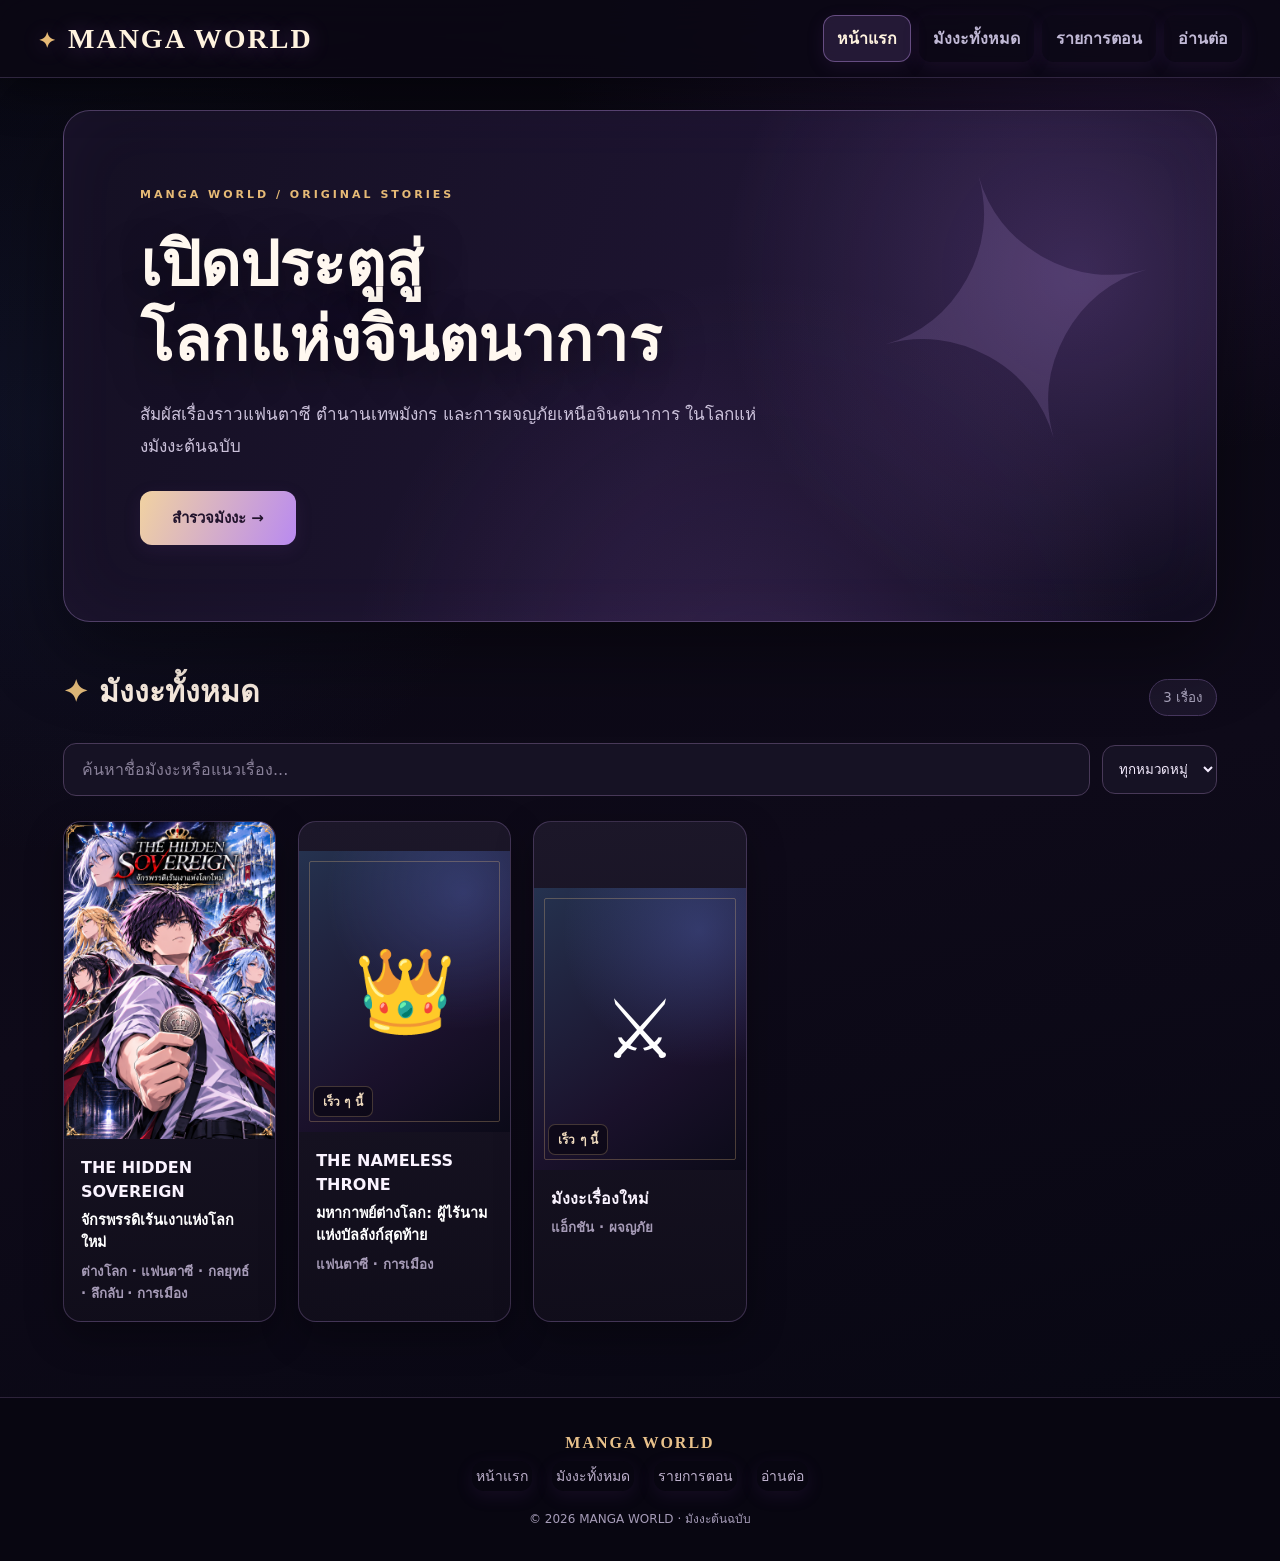
<file: index.html>
<!doctype html>
<html lang="th"><head><meta charset="utf-8"><meta name="viewport" content="width=device-width, initial-scale=1"><meta name="theme-color" content="#080e1c"><meta name="description" content="MANGA WORLD — โลกแห่งมังงะต้นฉบับ อ่านมังงะแฟนตาซีออนไลน์"><title>MANGA WORLD | โลกแห่งมังงะ</title>
<style>
:root{color-scheme:dark;--bg:#080e1c;--surface:#111f34;--line:#344d68;--gold:#a8d7ff;--gold2:#6095cc;--text:#f0f7ff;--muted:#a9bbd1}*{box-sizing:border-box}html{scroll-behavior:smooth}body{margin:0;color:var(--text);font-family:system-ui,-apple-system,'Noto Sans Thai',sans-serif;background:radial-gradient(ellipse 90% 450px at 50% 0%,#213e60 0%,transparent 82%),var(--bg);min-height:100vh}button,input{font:inherit}button{cursor:pointer}button:disabled{opacity:.4;cursor:not-allowed;transform:none!important}button:focus-visible,input:focus-visible{outline:2px solid var(--gold);outline-offset:3px}.hide{display:none!important}
header{position:sticky;top:0;z-index:20;background:#0b1425ed;backdrop-filter:blur(18px);border-bottom:1px solid #698eb555;box-shadow:0 12px 32px #0005}header .inner{max-width:1190px;margin:auto;display:flex;align-items:center;justify-content:space-between;gap:12px;padding:15px 18px}.logo{color:#d9edff;font:900 clamp(19px,3vw,26px) Georgia,serif;letter-spacing:1.7px;white-space:nowrap;text-shadow:0 0 20px #80bdff33}.logo:before{content:'✦';font-size:.75em;margin-right:9px}header nav{display:flex;gap:8px}button,.btn{border:0;border-radius:10px;padding:11px 17px;font-weight:750;background:linear-gradient(115deg,#d8edff,#83baff);color:#10213a;transition:transform .2s,box-shadow .2s,border-color .2s}button:hover:not(:disabled){transform:translateY(-2px);box-shadow:0 9px 22px #0007}.secondary{background:#1a2c44;color:#e3f1ff;border:1px solid #466582}.ghost{background:transparent;color:#c9e8ff;border:1px solid #6c9cca}
main{max-width:1150px;margin:auto;padding:26px 18px 75px}.hero{position:relative;isolation:isolate;overflow:hidden;min-height:335px;border:1px solid #80b9ed66;border-radius:24px;padding:clamp(30px,6vw,70px);display:flex;flex-direction:column;align-items:flex-start;justify-content:center;background:radial-gradient(circle at 82% 40%,#467eae66,transparent 36%),linear-gradient(115deg,#0e1c30,#1b3450 65%,#0b1526);box-shadow:0 22px 65px #0008,inset 0 0 65px #91caff13;margin-bottom:36px}.hero:before{content:'ORIGINAL MANGA COLLECTION';font-size:11px;font-weight:850;letter-spacing:3px;color:var(--gold);margin-bottom:17px}.hero:after{content:'✧';position:absolute;right:7%;top:1%;font:300 clamp(160px,27vw,330px) Georgia,serif;color:#a7daff1b;z-index:-1}.hero h1{font:800 clamp(31px,5vw,51px)/1.25 Georgia,'Noto Serif Thai',serif;margin:0 0 14px;max-width:710px;text-shadow:0 4px 25px #0008}.hero p{max-width:550px;line-height:1.85;color:#c7d9ea;margin:0 0 22px}.hero button{padding:13px 26px}h2{font:750 clamp(23px,3vw,30px) Georgia,'Noto Serif Thai',serif;margin:0 0 19px}.section-heading:before{content:'✦';color:var(--gold);margin-right:11px}.muted,small{color:var(--muted)}.search{width:100%;padding:16px 18px;background:#101c2f;color:white;border:1px solid #405f7f;border-radius:13px;margin:0 0 24px;box-shadow:inset 0 1px 12px #0004}.search:focus{border-color:var(--gold)}.grid{display:grid;grid-template-columns:repeat(auto-fill,minmax(178px,1fr));gap:22px}.card{padding:0;text-align:left;background:#122037;border:1px solid #37536e;color:white;border-radius:16px;overflow:hidden;box-shadow:0 10px 25px #0005;transition:transform .22s,border-color .22s,box-shadow .22s}.card:hover{transform:translateY(-6px)!important;border-color:var(--gold);box-shadow:0 17px 38px #0009}.cover{aspect-ratio:3/4;position:relative;display:grid;place-items:center;background:radial-gradient(circle at 58% 25%,#85546e80,transparent 47%),linear-gradient(145deg,#29476a,#101d33);font-size:82px;overflow:hidden}.cover.alt{background:radial-gradient(circle at 55% 22%,#5b8b9777,transparent 48%),linear-gradient(140deg,#263e4d,#26182f)}.cover:after{content:'';position:absolute;inset:9px;border:1px solid #e9c88b55;pointer-events:none}.cover span{position:absolute;bottom:15px;left:14px;z-index:1;font-size:12px;background:#080e1cd9;color:#d0eaff;border:1px solid #89b9e055;padding:5px 9px;border-radius:7px}.card-info{padding:15px}.card-info b{display:block;margin-bottom:6px;font-size:16px;line-height:1.5}.card-info small{line-height:1.6}.back{margin-bottom:22px}.detail{display:grid;grid-template-columns:minmax(130px,240px) 1fr;gap:26px;align-items:start}.detail .cover{border-radius:16px;box-shadow:0 16px 40px #0008}.detail h1{font:800 clamp(23px,3vw,38px) Georgia,'Noto Serif Thai',serif;color:#d0eaff;margin:0 0 12px}.detail p{line-height:1.8}.chapters{margin-top:35px}.chapter{width:100%;display:flex;justify-content:space-between;align-items:center;text-align:left;gap:10px;padding:17px 19px;margin:10px 0;border:1px solid #385573;border-radius:12px;background:#132239;color:var(--text)}.chapter:hover{border-color:var(--gold);background:#203957}.reader-head{display:flex;gap:10px;align-items:center;justify-content:space-between;flex-wrap:wrap}.reader-head h1{font-size:clamp(18px,3vw,24px);margin:0}.reader-controls{display:flex;flex-wrap:wrap;gap:9px;margin:18px 0}.reader-controls button{flex:1;min-width:130px}.reader-controls button.active{background:linear-gradient(115deg,#d8edff,#83baff);color:#10213a}.reader-controls button:not(.active){background:#1b304c;color:#deeeff}.page-art{background:white;color:#16141c;max-width:720px;margin:12px auto;min-height:420px;aspect-ratio:3/4;position:relative;overflow:hidden;border-radius:3px;display:flex;flex-direction:column;justify-content:space-between;padding:22px;box-shadow:0 8px 24px #0007}.page-art .top{font-size:clamp(18px,4vw,31px);font-weight:900;border-bottom:5px solid #17141c;padding-bottom:10px}.page-art .scene{flex:1;margin:16px 0;border:5px solid #171720;background:repeating-linear-gradient(130deg,#f3f3f3,#f3f3f3 12px,#e7e7e7 13px,#e7e7e7 15px);display:grid;place-items:center;position:relative}.scene .symbol{font-size:clamp(75px,23vw,155px);filter:grayscale(1)}.bubble{background:white;border:3px solid #111;border-radius:50%;padding:12px 18px;text-align:center;max-width:85%;font-size:clamp(14px,3vw,20px);font-weight:700}.page-art .bottom{display:flex;justify-content:space-between;font-size:13px;font-weight:700}.page-nav{display:flex;gap:10px;justify-content:center;margin:18px auto;max-width:720px}.page-nav button{flex:1}.notice{background:#1c304b;border-left:3px solid var(--gold);padding:13px;border-radius:6px;margin:15px 0}.ad{border:1px dashed #3d5b7a;border-radius:12px;color:var(--muted);text-align:center;padding:23px;margin:35px 0;background:#0e1a2b}.empty{padding:28px;text-align:center;color:var(--muted)}footer{text-align:center;color:var(--muted);padding:30px 16px;border-top:1px solid #304963;background:#070e1b}
@media(max-width:600px){header .inner{padding:12px}.logo{letter-spacing:.3px}.logo:before{margin-right:4px}header nav{gap:5px}header nav button{padding:8px;font-size:12px}main{padding:18px 12px 55px}.hero{min-height:280px;padding:28px 22px;margin-bottom:29px}.hero:after{right:-7%;top:19%;font-size:180px}.grid{grid-template-columns:repeat(2,minmax(0,1fr));gap:12px}.cover{font-size:67px}.card-info{padding:11px}.detail{grid-template-columns:120px 1fr;gap:14px}.page-art{padding:13px;min-height:350px}.page-art .scene{margin:12px 0}.page-art .bottom{font-size:10px}}@media(max-width:360px){.logo{font-size:16px}header nav button{font-size:11px;padding:7px}.detail{grid-template-columns:100px 1fr}}

/* Navigation and browsing */
a{color:inherit}a:focus-visible,select:focus-visible{outline:2px solid var(--gold);outline-offset:4px}
.logo{text-decoration:none}.menu-toggle{display:none}.primary-nav button{background:transparent;color:var(--muted);border:1px solid transparent;padding:10px 13px;white-space:nowrap}.primary-nav button[aria-current="page"]{background:#a8d7ff15;border-color:#7eb4df77;color:#d9edff}.primary-nav button:hover{color:var(--text)}.nav-icon{margin-right:6px}.page-intro{margin:12px 0 26px}.eyebrow{font-size:11px;letter-spacing:2px;color:var(--gold);font-weight:800;text-transform:uppercase}.page-intro h1{font-size:clamp(28px,5vw,40px);margin:10px 0}.page-intro p{color:var(--muted);line-height:1.8}.browse-tools{display:flex;gap:12px;align-items:center;margin-bottom:18px}.browse-tools .search{margin:0;flex:1;min-width:0}.genre-select{padding:15px 12px;border-radius:12px;border:1px solid #405f7f;background:#101c2f;color:var(--text);max-width:45%}.library-heading{display:flex;justify-content:space-between;align-items:baseline;gap:12px}.library-heading small{white-space:nowrap}.section-note{color:var(--muted);line-height:1.8;margin-top:-7px;margin-bottom:22px}.reading-list,.episode-list{display:grid;gap:14px}.episode-row{display:flex;align-items:center;justify-content:space-between;gap:16px;width:100%;text-align:left;padding:20px;background:var(--surface);border:1px solid var(--line);color:var(--text)}.episode-row b,.episode-row small{display:block;line-height:1.7}.episode-row small{font-weight:400;margin-top:3px}.episode-row .arrow{color:var(--gold);flex-shrink:0}.reading-card{display:grid;grid-template-columns:90px 1fr;gap:18px;padding:18px;background:var(--surface);border:1px solid var(--line);border-radius:16px}.reading-card .cover{border-radius:9px;font-size:38px}.reading-card .cover span{display:none}.reading-card h2{font-family:inherit;font-size:18px;margin:0 0 6px}.reading-card p{font-size:14px;line-height:1.7;color:var(--muted);margin:0 0 12px}.empty-state{text-align:center;border:1px dashed var(--line);border-radius:20px;padding:50px 22px;background:#111f3466}.empty-state .empty-icon{font-size:36px;color:var(--gold)}.empty-state h2{margin:18px 0 10px;font-family:inherit;font-size:22px}.empty-state p{color:var(--muted);line-height:1.8;margin-bottom:24px}.hero.image-theme{background-size:cover;background-position:center}.hero.image-theme:after{display:none}#library{scroll-margin-top:100px}.footer-brand{font-family:Georgia,serif;font-weight:900;letter-spacing:2px;color:var(--gold);margin-bottom:9px}.footer-links{display:flex;flex-wrap:wrap;justify-content:center;gap:8px 20px;margin-bottom:18px}.footer-links button{border:0;background:none;padding:4px;color:var(--muted);font-size:14px;font-weight:500}.footer-links button:hover{color:var(--gold);box-shadow:none;transform:none}.footer-note{font-size:12px;line-height:1.8}
@media(max-width:700px){header .inner{flex-wrap:wrap;padding:12px 16px;gap:12px}.menu-toggle{display:block;padding:9px 12px}.primary-nav{display:none;width:100%;grid-template-columns:repeat(2,minmax(0,1fr));gap:7px;padding-top:10px;border-top:1px solid #344d6866}.primary-nav.is-open{display:grid}.primary-nav button{text-align:left;padding:12px;font-size:14px}.browse-tools{flex-direction:column;align-items:stretch}.genre-select{max-width:100%;width:100%}.episode-row{padding:16px}.reading-card{grid-template-columns:75px 1fr;gap:13px;padding:14px}.library-heading h2{font-size:23px}.logo{font-size:21px}}
@media(prefers-reduced-motion:reduce){html{scroll-behavior:auto}*{transition:none!important}}


/* Original ice-dragon artwork, displayed in full without cropping. */
.hero.ice-hero{display:grid;grid-template-columns:minmax(0,1fr) minmax(240px,.72fr);gap:clamp(20px,4vw,54px);padding:32px 40px;min-height:550px;align-items:center;background:radial-gradient(ellipse at 85% 30%,#37699a55,transparent 65%),linear-gradient(120deg,#0d1b30,#172d47);border-color:#88b9e077}.hero.ice-hero:before,.hero.ice-hero:after{display:none}.hero-copy{min-width:0}.hero-kicker{display:block;font-size:11px;letter-spacing:2px;font-weight:800;color:var(--gold);margin-bottom:22px}.ice-hero h1{font-size:clamp(32px,4vw,49px);line-height:1.35}.ice-hero p{font-size:15px;line-height:1.9;margin-bottom:26px}.hero-art{margin:0;justify-self:center;width:min(100%,334px);border-radius:18px;overflow:hidden;background:#595959;border:1px solid #adcff377;box-shadow:0 18px 45px #0006}.hero-art img{display:block;width:100%;height:auto;object-fit:contain}.primary-nav button[aria-current="page"]{color:#d9edff;background:#a8d7ff15;border-color:#7eb4df77}
@media(max-width:700px){.hero.ice-hero{grid-template-columns:minmax(0,1fr);padding:24px 20px;gap:26px;min-height:0}.hero-art{width:min(100%,260px);grid-row:1}.hero-copy{padding:0 2px 8px}.hero-kicker{margin-bottom:15px;font-size:10px;letter-spacing:1.6px}.ice-hero h1{font-size:32px}.ice-hero p{font-size:14px}.ice-hero button{width:100%}}

</style>
<link rel="stylesheet" href="manga-world-nightfall.css">
</head><body><header><div class="inner"><a class="logo" href="#home" onclick="event.preventDefault();goHome()" aria-label="MANGA WORLD หน้าแรก">MANGA WORLD</a><button class="secondary menu-toggle" id="menuToggle" aria-controls="primaryNav" aria-expanded="false" onclick="toggleMenu()">☰ เมนู</button><nav class="primary-nav" id="primaryNav" aria-label="เมนูหลัก"><button data-view="home" onclick="goHome()">หน้าแรก</button><button data-view="library" onclick="goHome(true)">มังงะทั้งหมด</button><button data-view="chapters" onclick="showSection('chapters')">รายการตอน</button><button data-view="continue" onclick="showSection('continue')">อ่านต่อ</button></nav></div></header><main id="app"></main><footer><div class="footer-brand">MANGA WORLD</div><div class="footer-links"><button onclick="goHome()">หน้าแรก</button><button onclick="goHome(true)">มังงะทั้งหมด</button><button onclick="showSection('chapters')">รายการตอน</button><button onclick="showSection('continue')">อ่านต่อ</button></div><div class="footer-note">© 2026 MANGA WORLD · มังงะต้นฉบับ</div></footer>
<script src="nameless-throne-book.js"></script>
<script src="hidden-sovereign-book.js?v=20261114-ch04"></script>
<script>

'use strict';
const books=[hiddenSovereign,namelessThrone,{id:'new',title:'มังงะเรื่องใหม่',genre:'แอ็กชัน · ผจญภัย',icon:'⚔️',desc:'พื้นที่สำหรับมังงะต้นฉบับเรื่องต่อไป',chapters:[]}];
// ใส่พาธภาพแบนเนอร์ที่อัปโหลดไว้ใน repository เพื่อเปลี่ยนธีมให้ทุกคนเห็น
const SITE_THEME={heroImage:''};
function readSaved(key,fallback=null){try{const value=localStorage.getItem(key);return value?JSON.parse(value):fallback}catch(e){return fallback}}
function writeSaved(key,value){try{localStorage.setItem(key,JSON.stringify(value))}catch(e){}}
let current={view:'home',book:null,chapter:0,page:0,mode:(()=>{try{return localStorage.getItem('mw_mode')==='page'?'page':'scroll'}catch(e){return 'scroll'}})()};
const app=document.getElementById('app');
function esc(s){return String(s).replace(/[&<>"']/g,c=>({'&':'&amp;','<':'&lt;','>':'&gt;','"':'&quot;',"'":'&#39;'}[c]))}
function cover(b){
  if(b.cover){
    return `<div class="cover book-cover" style="aspect-ratio:${b.coverWidth||1152}/${b.coverHeight||1536}"><img src="${esc(b.cover)}" alt="ปกเล่ม 1 ของ ${esc(b.title)}" width="${b.coverWidth||1152}" height="${b.coverHeight||1536}" decoding="async"></div>`;
  }
  return `<div class="cover alt">${b.icon}<span>เร็ว ๆ นี้</span></div>`;
}
function toggleMenu(){const open=document.getElementById('primaryNav').classList.toggle('is-open');document.getElementById('menuToggle').setAttribute('aria-expanded',String(open))}
function syncNav(){document.getElementById('primaryNav').classList.remove('is-open');document.getElementById('menuToggle').setAttribute('aria-expanded','false');document.querySelectorAll('[data-view]').forEach(el=>{const active=el.dataset.view===current.view;if(active)el.setAttribute('aria-current','page');else el.removeAttribute('aria-current')})}
document.addEventListener('keydown',e=>{if(e.key==='Escape'){document.getElementById('primaryNav').classList.remove('is-open');document.getElementById('menuToggle').setAttribute('aria-expanded','false')}});
function goHome(library=false){showSection(library?'library':'home')}
function showSection(view){current.view=view;const route=view==='detail'?'#book/'+current.book.id:view==='reader'?'#read/'+current.book.id+'/'+(current.chapter+1):'#'+view;if(location.hash!==route)history.pushState(null,'',route);render();window.scrollTo(0,0)}
function openBook(id){const book=books.find(b=>b.id===id);if(!book)return;current.book=book;showSection('detail')}
function openChapter(i){if(!current.book?.chapters[i])return;current.chapter=i;current.page=0;const saved=readSaved('mw_progress_'+current.book.id+'_'+i);if(saved&&Number.isInteger(saved.page))current.page=Math.max(0,Math.min(saved.page,current.book.chapters[i].pages.length-1));saveProgress();showSection('reader')}
function setMode(mode){current.mode=mode;try{localStorage.setItem('mw_mode',mode)}catch(e){}render()}
function saveProgress(){if(!current.book)return;writeSaved('mw_progress_'+current.book.id+'_'+current.chapter,{page:current.page});let history=readSaved('mw_history',[]);if(!Array.isArray(history))history=[];history=history.filter(x=>x&&x.bookId!==current.book.id);history.unshift({bookId:current.book.id,chapter:current.chapter,page:current.page,updatedAt:Date.now()});writeSaved('mw_history',history.slice(0,30))}
function movePage(delta){const n=current.book.chapters[current.chapter].pages.length;current.page=Math.max(0,Math.min(n-1,current.page+delta));saveProgress();render();document.getElementById('art')?.scrollIntoView({behavior:'smooth',block:'start'})}
function pageMarkup(page,i,n){
  return `<figure class="manga-page"><img src="${esc(page.src)}" width="${page.width}" height="${page.height}" alt="หน้า ${i+1} — ${esc(page.alt)}" decoding="async"><figcaption>หน้า ${i+1} / ${n}</figcaption></figure>`;
}
function libraryMarkup(){return `<section id="library"><div class="library-heading"><h2 class="section-heading">มังงะทั้งหมด</h2><small id="resultCount" role="status">${books.length} เรื่อง</small></div><div class="browse-tools"><input class="search" id="search" placeholder="ค้นหาชื่อมังงะหรือแนวเรื่อง..." aria-label="ค้นหามังงะ" oninput="filterBooks()"><select class="genre-select" id="genre" aria-label="เลือกหมวดหมู่" onchange="filterBooks()"><option value="">ทุกหมวดหมู่</option><option value="แฟนตาซี">แฟนตาซี</option><option value="การเมือง">การเมือง</option><option value="แอ็กชัน">แอ็กชัน</option><option value="ผจญภัย">ผจญภัย</option></select></div><div class="grid" id="bookGrid">${books.map(b=>`<button class="card" data-search="${esc([b.title,b.thaiTitle,b.genre].filter(Boolean).join(' ').toLowerCase())}" data-genre="${esc(b.genre)}" onclick="openBook('${b.id}')">${cover(b)}<div class="card-info"><b>${esc(b.title)}</b>${b.thaiTitle?`<span class="book-subtitle">${esc(b.thaiTitle)}</span>`:''}<small>${esc(b.genre)}</small></div></button>`).join('')}</div><p class="empty hide" id="noBooks" role="status">ไม่พบมังงะที่ตรงกับการค้นหา ลองเปลี่ยนคำค้นหรือหมวดหมู่</p></section>`}
function intro(label,title,desc){return `<div class="page-intro"><span class="eyebrow">${label}</span><h1>${title}</h1><p>${desc}</p></div>`}
function applyHeroTheme(){if(!SITE_THEME.heroImage)return;try{const url=new URL(SITE_THEME.heroImage,location.href);if(!['http:','https:'].includes(url.protocol)||url.username||url.password)return;const hero=document.querySelector('.hero');if(hero){hero.classList.add('image-theme');hero.style.backgroundImage='linear-gradient(90deg,rgba(11,9,20,.95),rgba(11,9,20,.5)),url('+JSON.stringify(url.href)+')'}}catch(e){}}
function render(){syncNav();
if(current.view==='home'){app.innerHTML=`<section class="hero ice-hero"><div class="hero-copy"><span class="hero-kicker">MANGA WORLD · ORIGINAL FANTASY</span><h1>เปิดประตูสู่<br>โลกแห่งจินตนาการ</h1><p>สัมผัสเรื่องราวแฟนตาซี ตำนานเทพมังกร และการผจญภัยเหนือจินตนาการ ในโลกแห่งมังงะต้นฉบับ</p><button onclick="goHome(true)">สำรวจมังงะ →</button></div><figure class="hero-art"><img src="ice-dragon-theme.png" alt="ตัวละครหญิงผมเงินในชุดสีขาว พร้อมปีกมังกรสีฟ้าน้ำแข็ง" width="1025" height="1536" fetchpriority="high" decoding="async"></figure></section>${libraryMarkup()}`;applyHeroTheme();return}
if(current.view==='library'){app.innerHTML=intro('MANGA COLLECTION','ค้นพบเรื่องราวที่คุณชอบ','เลือกมังงะจากชื่อเรื่องหรือหมวดหมู่ แล้วเปิดดูรายชื่อตอนเพื่อเริ่มอ่าน')+libraryMarkup();return}
if(current.view==='chapters'){app.innerHTML=intro('CHAPTER DIRECTORY','รายการตอน','รวมตอนที่เปิดให้อ่าน แยกตามเรื่อง')+`<div class="episode-list">${books.filter(b=>b.chapters.length).map(b=>`<section><h2 class="section-heading">${esc(b.title)}</h2>${b.chapters.map((c,i)=>`<button class="episode-row" onclick="openBook('${b.id}');openChapter(${i})"><span><b>${esc(c.name)}</b><small>${c.pages.length} หน้า</small></span><span class="arrow">อ่าน ›</span></button>`).join('')}</section>`).join('')||'<p class="empty">ยังไม่มีตอนให้อ่าน</p>'}</div>`;return}
if(current.view==='continue'){let history=readSaved('mw_history',[]);if(!Array.isArray(history))history=[];const entries=history.filter(x=>x&&books.some(b=>b.id===x.bookId&&Number.isInteger(x.chapter)&&b.chapters[x.chapter]));app.innerHTML=intro('YOUR READING','อ่านต่อจากครั้งก่อน','ประวัติการอ่านบันทึกไว้ในเบราว์เซอร์และอุปกรณ์นี้')+(entries.length?`<div class="reading-list">${entries.map(x=>{const b=books.find(b=>b.id===x.bookId),c=b.chapters[x.chapter];return `<article class="reading-card">${cover(b)}<div><h2>${esc(b.title)}</h2><p>${esc(c.name)}<br>เปิดอ่านล่าสุด${current.mode==='page'?' · หน้า '+(Math.max(0,Math.min(Number(x.page)||0,c.pages.length-1))+1):''}</p><button onclick="openBook('${b.id}');openChapter(${x.chapter})">อ่านต่อ →</button></div></article>`}).join('')}</div>`:`<div class="empty-state"><div class="empty-icon">◇</div><h2>เริ่มเรื่องแรกของคุณ</h2><p>เมื่อเปิดอ่านมังงะ เรื่องที่อ่านจะปรากฏที่นี่<br>เพื่อกลับมาอ่านต่อได้สะดวก</p><button onclick="goHome(true)">เลือกมังงะให้อ่าน</button></div>`);return}
let b=current.book;if(current.view==='detail'){app.innerHTML=`<button class="ghost back" onclick="goHome()">← กลับหน้าแรก</button><section class="detail">${cover(b)}<div><h1>${esc(b.title)}</h1>${b.thaiTitle?`<p class="detail-subtitle">${esc(b.thaiTitle)}</p>`: ''}<p class="muted">${esc(b.genre)}</p><p>${esc(b.desc)}</p><p>${b.chapters.length} ตอน</p>${b.chapters.length?'<button onclick="openChapter(0)">เริ่มอ่านตอนที่ 1</button>':''}</div></section><section class="chapters"><h2 class="section-heading">รายชื่อตอน</h2>${b.chapters.length?b.chapters.map((c,i)=>`<button class="chapter" onclick="openChapter(${i})"><span>${esc(c.name)}</span><span>อ่าน ›</span></button>`).join(''):'<p class="notice">เรื่องนี้ยังไม่มีตอนให้อ่าน</p>'}</section>`;return}let c=b.chapters[current.chapter],n=c.pages.length;app.innerHTML=`<button class="ghost back" onclick="openBook('${b.id}')">← กลับรายชื่อตอน</button><div class="reader-head"><h1>${esc(b.title)} · ${esc(c.name)}</h1><span class="muted">${n} หน้า</span></div><div class="reader-controls"><button class="${current.mode==='scroll'?'active':''}" onclick="setMode('scroll')">↕ เลื่อนอ่าน</button><button class="${current.mode==='page'?'active':''}" onclick="setMode('page')">อ่านทีละหน้า</button></div><div id="art">${current.mode==='scroll'?c.pages.map((p,i)=>pageMarkup(p,i,n)).join(''):pageMarkup(c.pages[current.page],current.page,n)}</div>${current.mode==='page'?`<div class="page-nav"><button class="secondary" onclick="movePage(-1)" ${current.page===0?'disabled':''}>หน้าก่อนหน้า →</button><button onclick="movePage(1)" ${current.page===n-1?'disabled':''}>← หน้าถัดไป</button></div><p class="muted" style="text-align:center">หน้า ${current.page+1} จาก ${n} · จำหน้าที่อ่านค้างไว้ในเครื่องนี้</p>`:''}<div class="page-nav"><button class="secondary" onclick="openBook('${b.id}')">รายชื่อตอน</button><button onclick="nextChapter()" ${current.chapter+1>=b.chapters.length?'disabled':''}>ตอนถัดไป →</button></div>`}
function filterBooks(){const q=document.getElementById('search').value.trim().toLowerCase(),genre=document.getElementById('genre').value;let count=0;document.querySelectorAll('.card').forEach(el=>{const ok=el.dataset.search.includes(q)&&el.dataset.genre.includes(genre);el.classList.toggle('hide',!ok);if(ok)count++});document.getElementById('noBooks').classList.toggle('hide',count!==0);document.getElementById('resultCount').textContent=count+' เรื่อง'}
function nextChapter(){if(current.chapter+1<current.book.chapters.length)openChapter(current.chapter+1)}
function restoreRoute(){
const parts=location.hash.slice(1).split('/');
if(parts[0]==='book'||parts[0]==='read'){
 const book=books.find(b=>b.id===parts[1]);
 if(book){current.book=book;if(parts[0]==='read'&&/^\d+$/.test(parts[2]||'')&&book.chapters[Number(parts[2])-1]){openChapter(Number(parts[2])-1);return}showSection('detail');return}
}
showSection(['home','library','chapters','continue'].includes(parts[0])?parts[0]:'home');
}
window.addEventListener('popstate',restoreRoute);
window.addEventListener('hashchange',restoreRoute);
restoreRoute();
</script></body></html>
</file>
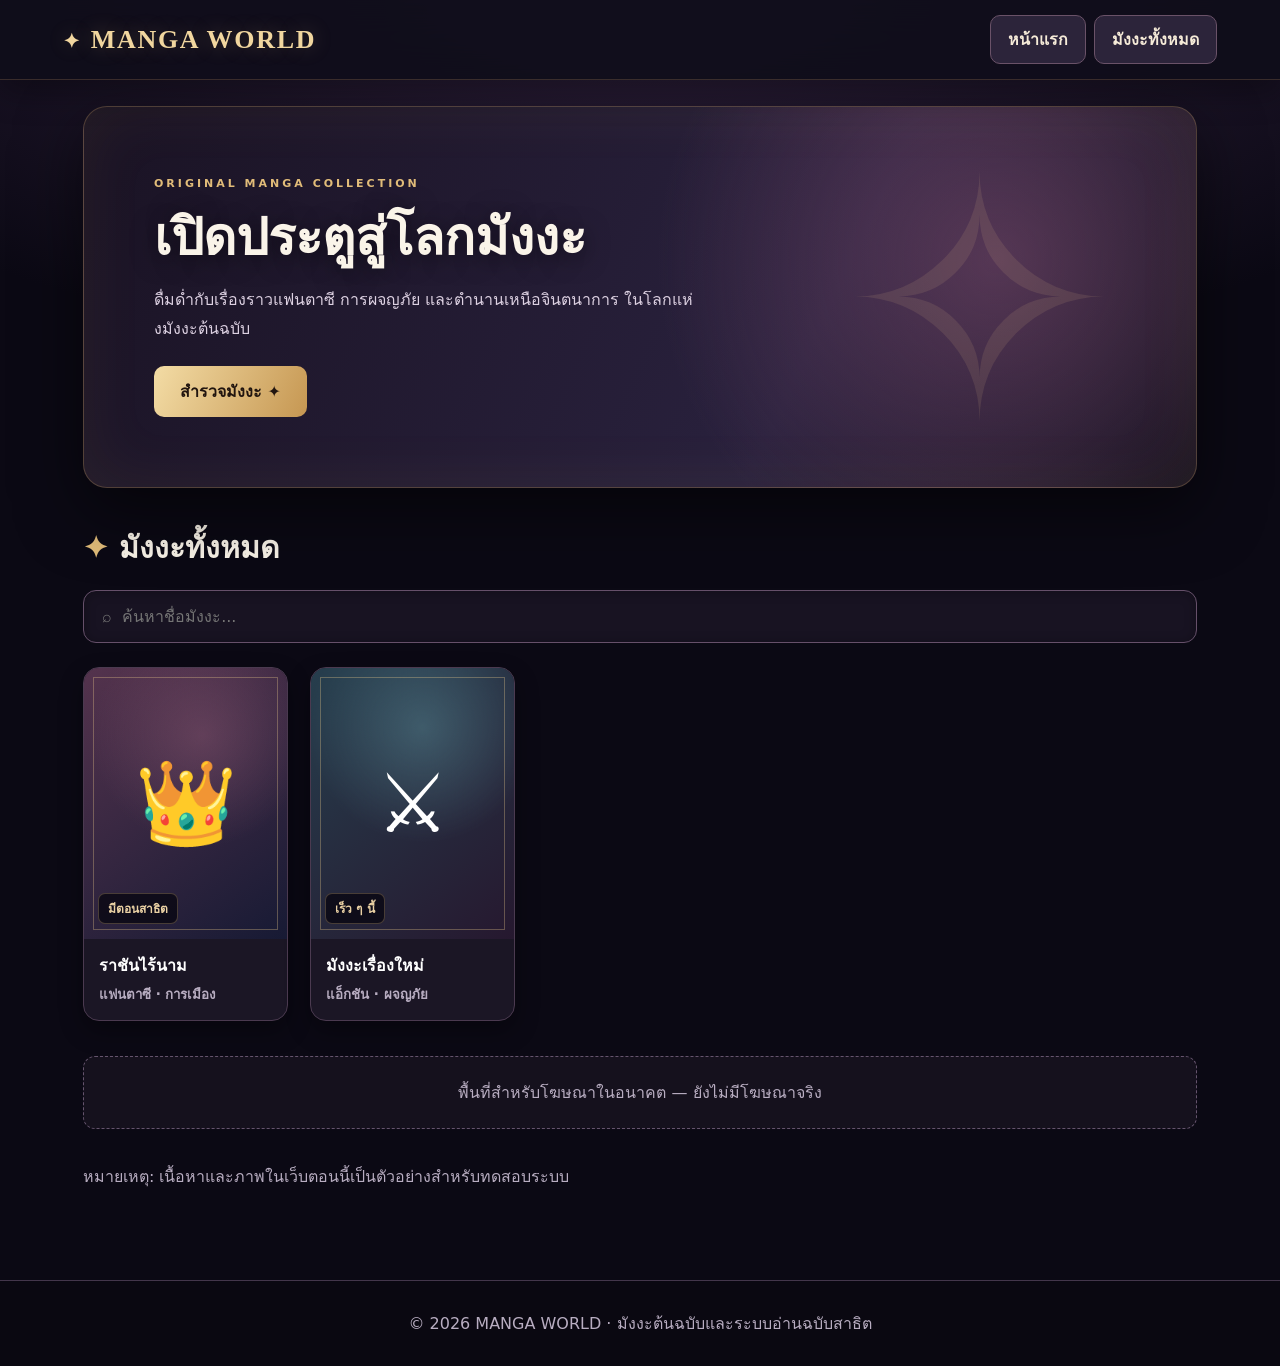
<file: index(1).html>
<!doctype html>
<html lang="th"><head><meta charset="utf-8"><meta name="viewport" content="width=device-width, initial-scale=1"><meta name="theme-color" content="#0b0914"><meta name="description" content="MANGA WORLD — โลกแห่งมังงะต้นฉบับ อ่านมังงะแฟนตาซีออนไลน์"><title>MANGA WORLD | โลกแห่งมังงะ</title>
<style>
:root{color-scheme:dark;--bg:#0b0914;--surface:#191525;--line:#4b3c50;--gold:#e1bc79;--gold2:#a87a42;--text:#faf4e9;--muted:#b8adc1}*{box-sizing:border-box}html{scroll-behavior:smooth}body{margin:0;color:var(--text);font-family:system-ui,-apple-system,'Noto Sans Thai',sans-serif;background:radial-gradient(ellipse 90% 450px at 50% 0%,#30213e 0%,transparent 82%),var(--bg);min-height:100vh}button,input{font:inherit}button{cursor:pointer}button:disabled{opacity:.4;cursor:not-allowed;transform:none!important}button:focus-visible,input:focus-visible{outline:2px solid var(--gold);outline-offset:3px}.hide{display:none!important}
header{position:sticky;top:0;z-index:20;background:#100d1bec;backdrop-filter:blur(18px);border-bottom:1px solid #6b523e77;box-shadow:0 12px 32px #0005}header .inner{max-width:1190px;margin:auto;display:flex;align-items:center;justify-content:space-between;gap:12px;padding:15px 18px}.logo{color:#f1d69f;font:900 clamp(19px,3vw,26px) Georgia,serif;letter-spacing:1.7px;white-space:nowrap;text-shadow:0 0 20px #dfbb7644}.logo:before{content:'✦';font-size:.75em;margin-right:9px}header nav{display:flex;gap:8px}button,.btn{border:0;border-radius:10px;padding:11px 17px;font-weight:750;background:linear-gradient(115deg,#f3dca5,#c69752);color:#21150f;transition:transform .2s,box-shadow .2s,border-color .2s}button:hover:not(:disabled){transform:translateY(-2px);box-shadow:0 9px 22px #0007}.secondary{background:#2c243a;color:#f6ebd8;border:1px solid #6a5268}.ghost{background:transparent;color:#f3d8a4;border:1px solid #98774c}
main{max-width:1150px;margin:auto;padding:26px 18px 75px}.hero{position:relative;isolation:isolate;overflow:hidden;min-height:335px;border:1px solid #a4835366;border-radius:24px;padding:clamp(30px,6vw,70px);display:flex;flex-direction:column;align-items:flex-start;justify-content:center;background:radial-gradient(circle at 82% 40%,#78496b99,transparent 36%),linear-gradient(115deg,#1a1324,#29213d 65%,#120f1c);box-shadow:0 22px 65px #0008,inset 0 0 65px #d9a95613;margin-bottom:36px}.hero:before{content:'ORIGINAL MANGA COLLECTION';font-size:11px;font-weight:850;letter-spacing:3px;color:var(--gold);margin-bottom:17px}.hero:after{content:'✧';position:absolute;right:7%;top:1%;font:300 clamp(160px,27vw,330px) Georgia,serif;color:#f1d18b1b;z-index:-1}.hero h1{font:800 clamp(31px,5vw,51px)/1.25 Georgia,'Noto Serif Thai',serif;margin:0 0 14px;max-width:710px;text-shadow:0 4px 25px #0008}.hero p{max-width:550px;line-height:1.85;color:#ddd1e2;margin:0 0 22px}.hero button{padding:13px 26px}h2{font:750 clamp(23px,3vw,30px) Georgia,'Noto Serif Thai',serif;margin:0 0 19px}.section-heading:before{content:'✦';color:var(--gold);margin-right:11px}.muted,small{color:var(--muted)}.search{width:100%;padding:16px 18px;background:#181322;color:white;border:1px solid #66506a;border-radius:13px;margin:0 0 24px;box-shadow:inset 0 1px 12px #0004}.search:focus{border-color:var(--gold)}.grid{display:grid;grid-template-columns:repeat(auto-fill,minmax(178px,1fr));gap:22px}.card{padding:0;text-align:left;background:#1b1625;border:1px solid #4b3a50;color:white;border-radius:16px;overflow:hidden;box-shadow:0 10px 25px #0005;transition:transform .22s,border-color .22s,box-shadow .22s}.card:hover{transform:translateY(-6px)!important;border-color:var(--gold);box-shadow:0 17px 38px #0009}.cover{aspect-ratio:3/4;position:relative;display:grid;place-items:center;background:radial-gradient(circle at 58% 25%,#85546e80,transparent 47%),linear-gradient(145deg,#54334d,#171a34);font-size:82px;overflow:hidden}.cover.alt{background:radial-gradient(circle at 55% 22%,#5b8b9777,transparent 48%),linear-gradient(140deg,#263e4d,#26182f)}.cover:after{content:'';position:absolute;inset:9px;border:1px solid #e9c88b55;pointer-events:none}.cover span{position:absolute;bottom:15px;left:14px;z-index:1;font-size:12px;background:#0b0914d9;color:#ead1a4;border:1px solid #bda07455;padding:5px 9px;border-radius:7px}.card-info{padding:15px}.card-info b{display:block;margin-bottom:6px;font-size:16px;line-height:1.5}.card-info small{line-height:1.6}.back{margin-bottom:22px}.detail{display:grid;grid-template-columns:minmax(130px,240px) 1fr;gap:26px;align-items:start}.detail .cover{border-radius:16px;box-shadow:0 16px 40px #0008}.detail h1{font:800 clamp(23px,3vw,38px) Georgia,'Noto Serif Thai',serif;color:#f2d5a0;margin:0 0 12px}.detail p{line-height:1.8}.chapters{margin-top:35px}.chapter{width:100%;display:flex;justify-content:space-between;align-items:center;text-align:left;gap:10px;padding:17px 19px;margin:10px 0;border:1px solid #534157;border-radius:12px;background:#1c1728;color:var(--text)}.chapter:hover{border-color:var(--gold);background:#2b2137}.reader-head{display:flex;gap:10px;align-items:center;justify-content:space-between;flex-wrap:wrap}.reader-head h1{font-size:clamp(18px,3vw,24px);margin:0}.reader-controls{display:flex;flex-wrap:wrap;gap:9px;margin:18px 0}.reader-controls button{flex:1;min-width:130px}.reader-controls button.active{background:linear-gradient(115deg,#f3dca5,#c69752);color:#21150f}.reader-controls button:not(.active){background:#292239;color:#f5e8d8}.page-art{background:white;color:#16141c;max-width:720px;margin:12px auto;min-height:420px;aspect-ratio:3/4;position:relative;overflow:hidden;border-radius:3px;display:flex;flex-direction:column;justify-content:space-between;padding:22px;box-shadow:0 8px 24px #0007}.page-art .top{font-size:clamp(18px,4vw,31px);font-weight:900;border-bottom:5px solid #17141c;padding-bottom:10px}.page-art .scene{flex:1;margin:16px 0;border:5px solid #171720;background:repeating-linear-gradient(130deg,#f3f3f3,#f3f3f3 12px,#e7e7e7 13px,#e7e7e7 15px);display:grid;place-items:center;position:relative}.scene .symbol{font-size:clamp(75px,23vw,155px);filter:grayscale(1)}.bubble{background:white;border:3px solid #111;border-radius:50%;padding:12px 18px;text-align:center;max-width:85%;font-size:clamp(14px,3vw,20px);font-weight:700}.page-art .bottom{display:flex;justify-content:space-between;font-size:13px;font-weight:700}.page-nav{display:flex;gap:10px;justify-content:center;margin:18px auto;max-width:720px}.page-nav button{flex:1}.notice{background:#272032;border-left:3px solid var(--gold);padding:13px;border-radius:6px;margin:15px 0}.ad{border:1px dashed #65546d;border-radius:12px;color:var(--muted);text-align:center;padding:23px;margin:35px 0;background:#15111d}.empty{padding:28px;text-align:center;color:var(--muted)}footer{text-align:center;color:var(--muted);padding:30px 16px;border-top:1px solid #43364b;background:#0a0811}
@media(max-width:600px){header .inner{padding:12px}.logo{letter-spacing:.3px}.logo:before{margin-right:4px}header nav{gap:5px}header nav button{padding:8px;font-size:12px}main{padding:18px 12px 55px}.hero{min-height:280px;padding:28px 22px;margin-bottom:29px}.hero:after{right:-7%;top:19%;font-size:180px}.grid{grid-template-columns:repeat(2,minmax(0,1fr));gap:12px}.cover{font-size:67px}.card-info{padding:11px}.detail{grid-template-columns:120px 1fr;gap:14px}.page-art{padding:13px;min-height:350px}.page-art .scene{margin:12px 0}.page-art .bottom{font-size:10px}}@media(max-width:360px){.logo{font-size:16px}header nav button{font-size:11px;padding:7px}.detail{grid-template-columns:100px 1fr}}
</style></head><body><header><div class="inner"><div class="logo">MANGA WORLD</div><nav><button class="secondary" onclick="goHome()">หน้าแรก</button><button class="secondary" onclick="goHome(true)">มังงะทั้งหมด</button></nav></div></header><main id="app"></main><footer>© 2026 MANGA WORLD · มังงะต้นฉบับและระบบอ่านฉบับสาธิต</footer>
<script>
'use strict';
// เพิ่มเรื่องและตอนใหม่ในรายการนี้ได้ในอนาคต
const books=[{id:'nameless',title:'ราชันไร้นาม',genre:'แฟนตาซี · การเมือง',icon:'👑',desc:'มหากาพย์แฟนตาซีของราชันผู้วางหมากจากเงามืด (เนื้อหาตัวอย่างเพื่อทดสอบระบบอ่าน)',chapters:[{name:'ตอนที่ 1 — จุดเริ่มต้น',pages:['ประตูสู่โลกใบใหม่','เงาของราชัน','หมากตัวแรก','เรื่องราวกำลังจะเริ่มต้น']},{name:'ตอนที่ 2 — เส้นทางแห่งราชัน',pages:['การเดินทาง','พันธมิตรใหม่','ความลับที่ถูกซ่อน','โปรดติดตามตอนต่อไป']}]},{id:'new',title:'มังงะเรื่องใหม่',genre:'แอ็กชัน · ผจญภัย',icon:'⚔️',desc:'พื้นที่สำหรับมังงะต้นฉบับเรื่องต่อไป',chapters:[]}];
let current={view:'home',book:null,chapter:0,page:0,mode:localStorage.getItem('mw_mode')||'scroll'};const app=document.getElementById('app');function esc(s){return String(s).replace(/[&<>"']/g,c=>({'&':'&amp;','<':'&lt;','>':'&gt;','"':'&quot;',"'":'&#39;'}[c]))}function cover(b){return `<div class="cover ${b.id==='new'?'alt':''}">${b.icon}<span>${b.chapters.length?'มีตอนสาธิต':'เร็ว ๆ นี้'}</span></div>`}function goHome(focus=false){current.view='home';render();if(focus)document.getElementById('library')?.scrollIntoView({behavior:'smooth'});else window.scrollTo(0,0)}function openBook(id){current.book=books.find(b=>b.id===id);current.view='detail';render();window.scrollTo(0,0)}function openChapter(i){if(!current.book?.chapters[i])return;current.chapter=i;current.page=0;try{let saved=JSON.parse(localStorage.getItem('mw_progress_'+current.book.id+'_'+i)||'null');if(saved&&Number.isInteger(saved.page))current.page=Math.max(0,Math.min(saved.page,current.book.chapters[i].pages.length-1))}catch(e){}current.view='reader';render();window.scrollTo(0,0)}function setMode(mode){current.mode=mode;localStorage.setItem('mw_mode',mode);render()}function saveProgress(){localStorage.setItem('mw_progress_'+current.book.id+'_'+current.chapter,JSON.stringify({page:current.page}))}function movePage(delta){let n=current.book.chapters[current.chapter].pages.length;current.page=Math.max(0,Math.min(n-1,current.page+delta));saveProgress();render();document.getElementById('art')?.scrollIntoView({behavior:'smooth',block:'start'})}function pageMarkup(label,i,n){return `<article class="page-art" aria-label="หน้าที่ ${i+1}"><div class="top">${esc(current.book.title)}</div><div class="scene"><span class="symbol">${current.book.icon}</span><div class="bubble">${esc(label)}</div></div><div class="bottom"><span>ภาพสาธิต — ยังไม่ใช่ภาพมังงะจริง</span><span>${i+1} / ${n}</span></div></article>`}function render(){if(current.view==='home'){app.innerHTML=`<section class="hero"><h1>เปิดประตูสู่โลกมังงะ</h1><p>ดื่มด่ำกับเรื่องราวแฟนตาซี การผจญภัย และตำนานเหนือจินตนาการ ในโลกแห่งมังงะต้นฉบับ</p><button onclick="document.getElementById('library').scrollIntoView({behavior:'smooth'})">สำรวจมังงะ ✦</button></section><section id="library"><h2 class="section-heading">มังงะทั้งหมด</h2><input class="search" id="search" placeholder="⌕  ค้นหาชื่อมังงะ..." aria-label="ค้นหามังงะ" oninput="filterBooks(this.value)"><div class="grid" id="bookGrid">${books.map(b=>`<button class="card" data-search="${esc((b.title+' '+b.genre).toLowerCase())}" onclick="openBook('${b.id}')">${cover(b)}<div class="card-info"><b>${esc(b.title)}</b><small>${esc(b.genre)}</small></div></button>`).join('')}</div><p class="empty hide" id="noBooks">ไม่พบมังงะที่ค้นหา</p></section><div class="ad">พื้นที่สำหรับโฆษณาในอนาคต — ยังไม่มีโฆษณาจริง</div><p class="muted">หมายเหตุ: เนื้อหาและภาพในเว็บตอนนี้เป็นตัวอย่างสำหรับทดสอบระบบ</p>`;return}let b=current.book;if(current.view==='detail'){app.innerHTML=`<button class="ghost back" onclick="goHome()">← กลับหน้าแรก</button><section class="detail">${cover(b)}<div><h1>${esc(b.title)}</h1><p class="muted">${esc(b.genre)}</p><p>${esc(b.desc)}</p><p>${b.chapters.length} ตอน</p>${b.chapters.length?'<button onclick="openChapter(0)">เริ่มอ่านตอนที่ 1</button>':''}</div></section><section class="chapters"><h2 class="section-heading">รายชื่อตอน</h2>${b.chapters.length?b.chapters.map((c,i)=>`<button class="chapter" onclick="openChapter(${i})"><span>${esc(c.name)}</span><span>อ่าน ›</span></button>`).join(''):'<p class="notice">เรื่องนี้ยังไม่มีตอนให้อ่าน</p>'}</section>`;return}let c=b.chapters[current.chapter],n=c.pages.length;app.innerHTML=`<button class="ghost back" onclick="openBook('${b.id}')">← กลับรายชื่อตอน</button><div class="reader-head"><h1>${esc(b.title)} · ${esc(c.name)}</h1><span class="muted">${n} หน้า</span></div><div class="notice">ภาพในตอนนี้เป็นหน้าตัวอย่างเพื่อทดสอบระบบอ่าน ยังไม่ใช่มังงะที่วาดเสร็จแล้ว</div><div class="reader-controls"><button class="${current.mode==='scroll'?'active':''}" onclick="setMode('scroll')">↕ เลื่อนอ่าน</button><button class="${current.mode==='page'?'active':''}" onclick="setMode('page')">⇦ เปลี่ยนหน้า (ขวาไปซ้าย)</button></div><div id="art">${current.mode==='scroll'?c.pages.map((p,i)=>pageMarkup(p,i,n)).join(''):pageMarkup(c.pages[current.page],current.page,n)}</div>${current.mode==='page'?`<div class="page-nav"><button class="secondary" onclick="movePage(-1)" ${current.page===0?'disabled':''}>หน้าก่อนหน้า →</button><button onclick="movePage(1)" ${current.page===n-1?'disabled':''}>← หน้าถัดไป</button></div><p class="muted" style="text-align:center">หน้า ${current.page+1} จาก ${n} · จำหน้าที่อ่านค้างไว้ในเครื่องนี้</p>`:''}<div class="page-nav"><button class="secondary" onclick="openBook('${b.id}')">รายชื่อตอน</button><button onclick="nextChapter()" ${current.chapter+1>=b.chapters.length?'disabled':''}>ตอนถัดไป →</button></div>`}function filterBooks(q){let count=0;document.querySelectorAll('.card').forEach(el=>{let ok=el.dataset.search.includes(q.trim().toLowerCase());el.classList.toggle('hide',!ok);if(ok)count++});document.getElementById('noBooks').classList.toggle('hide',count!==0)}function nextChapter(){if(current.chapter+1<current.book.chapters.length)openChapter(current.chapter+1)}render();
</script></body></html>
</file>
<file: manga-world-nightfall.css>
/* MANGA WORLD — Nightfall Edition
   Non-destructive visual overhaul for the existing index.html.
   Place <link rel="stylesheet" href="manga-world-nightfall.css">
   AFTER the existing </style> tag in <head>.
   Keeps existing JS, menu, search, chapter reader, and progress tracking.
*/
:root {
  --bg:#080710;
  --surface:#151122;
  --line:#383049;
  --gold:#e3bb7a;
  --gold2:#b990ff;
  --text:#f7f3ff;
  --muted:#aca6bf;
}
html {scroll-behavior:smooth}
body {
  background:
    radial-gradient(ellipse 760px 540px at 88% 3%,rgba(123,59,180,.18),transparent 76%),
    radial-gradient(ellipse 700px 600px at 3% 27%,rgba(40,66,125,.16),transparent 72%),
    linear-gradient(165deg,#080710,#0e0a19 56%,#070712);
  color:var(--text);
}
::selection {background:#c89aff;color:#140b22}
header {
  background:rgba(11,8,20,.86);
  border-bottom:1px solid rgba(213,176,255,.18);
  box-shadow:0 10px 46px rgba(0,0,0,.45);
  -webkit-backdrop-filter:blur(20px);
  backdrop-filter:blur(20px);
}
header .inner{max-width:1240px; min-height:75px}
.logo{
  color:#fff3df;
  font-family:Georgia,'Noto Serif Thai',serif;
  font-size:clamp(19px,3vw,28px);
  letter-spacing:2px;
  text-shadow:0 2px 22px rgba(209,145,255,.27);
}
.logo:before{content:'✦';color:#e6ba76;margin-right:10px}
.primary-nav button {
  background:transparent;
  color:#c1b9d6;
  border:1px solid transparent;
  border-radius:12px;
  font-weight:650;
}
.primary-nav button:hover{color:#fff; background:rgba(202,154,255,.09)}
.primary-nav button[aria-current="page"]{
  background:rgba(190,134,255,.14);
  border-color:rgba(209,163,255,.38);
  color:#fff3df;
}
main{max-width:1190px;padding-top:32px}
button,.btn{
  border-radius:12px;
  background:linear-gradient(112deg,#f1d2a1,#b98af0);
  color:#21132c;
  box-shadow:0 5px 18px rgba(113,62,155,.13);
}
button:hover:not(:disabled){box-shadow:0 11px 28px rgba(120,73,169,.28)}
.secondary{background:#241c36;color:#f3eaff;border:1px solid #62517e}
.ghost{background:transparent;color:#ead4ff;border:1px solid #7b629c}
.hero.ice-hero{
  position:relative;
  display:flex;
  flex-direction:column;
  align-items:flex-start;
  justify-content:center;
  grid-template-columns:none;
  gap:0;
  min-height:410px;
  padding:clamp(35px,6.2vw,76px);
  border-radius:27px;
  border:1px solid rgba(209,168,247,.31);
  background:
    radial-gradient(circle at 88% 32%,rgba(185,126,247,.24),transparent 33%),
    radial-gradient(circle at 60% 112%,rgba(151,97,200,.17),transparent 45%),
    linear-gradient(110deg,#151024 4%,#1d1430 54%,#0e0b1c 100%);
  box-shadow:0 27px 80px rgba(0,0,0,.42),inset 0 0 70px rgba(190,133,252,.035);
  overflow:hidden;
}
.hero.ice-hero:before{
  content:"MANGA WORLD  /  ORIGINAL STORIES";
  display:block;
  margin:0 0 24px;
  color:#e6ba76;
  font:750 11px/1.5 system-ui,sans-serif;
  letter-spacing:3px;
}
.hero.ice-hero:after{
  content:"✦";
  display:block;
  position:absolute;
  top:5%;right:4%;
  color:rgba(214,177,255,.15);
  font:300 clamp(210px,30vw,360px)/1 Georgia,serif;
  pointer-events:none;
  z-index:-1;
  transform:rotate(-16deg);
}
.hero-art{display:none!important} /* Removes winged heroine artwork from hero */
.hero-copy{position:relative;z-index:1;max-width:790px;min-width:0}
.hero-kicker{display:none}
.ice-hero h1,.hero h1{
  font-family:Georgia,'Noto Serif Thai',serif;
  font-size:clamp(36px,5.3vw,62px);
  line-height:1.22;
  color:#fff8f0;
  text-shadow:0 10px 40px rgba(0,0,0,.55);
  margin:0 0 19px;
}
.ice-hero p,.hero p{
  color:#ccc2db;
  font-size:clamp(14px,1.6vw,17px);
  line-height:1.9;
  max-width:630px;
  margin-bottom:29px;
}
.hero button{padding:15px 32px;font-size:15px;font-weight:800}
.hero button:hover{transform:translateY(-3px)}
h2,.section-heading{color:#fff2e5}
.section-heading:before{content:'✦';color:#e3bb7a}
.library-heading{padding:10px 0 9px}
.library-heading small,#resultCount{
  background:rgba(194,160,245,.08);
  border:1px solid #47375f;
  border-radius:999px;
  padding:7px 13px;
}
.browse-tools{margin-bottom:25px}
.search,.genre-select{
  background:#161224;
  border:1px solid #483958;
  color:#f5ecff;
  border-radius:13px;
  box-shadow:none;
}
.search::placeholder{color:#898099}
.search:focus,.genre-select:focus{
  border-color:#bf92f3;
  outline:2px solid rgba(188,143,246,.2);
  outline-offset:0;
}
.grid{gap:22px}
.card{
  border-radius:18px;
  background:linear-gradient(175deg,#1c1729,#100d1a);
  border:1px solid rgba(184,142,219,.25);
  box-shadow:0 14px 38px rgba(0,0,0,.32);
}
.card:hover{
  transform:translateY(-7px)!important;
  border-color:rgba(230,188,119,.8);
  box-shadow:0 24px 42px rgba(0,0,0,.58),0 0 0 1px rgba(230,188,119,.09);
}
.cover{
  background:
    radial-gradient(ellipse at 70% 12%,rgba(176,91,216,.36),transparent 55%),
    radial-gradient(ellipse at 10% 95%,rgba(205,140,83,.16),transparent 46%),
    linear-gradient(150deg,#3a2857,#100e20 60%,#080814);
}
.cover.alt{
  background:
    radial-gradient(circle at 78% 15%,rgba(91,107,198,.35),transparent 47%),
    linear-gradient(145deg,#25324f,#1a112b 65%,#0b0a18);
}
.cover:after{
  inset:10px;
  border:1px solid rgba(236,193,130,.28);
  border-radius:2px;
}
.cover span{
  background:rgba(13,9,23,.88);
  color:#f0dbbe;
  border:1px solid rgba(232,193,139,.25);
  border-radius:7px;
}
.card-info{padding:17px}
.card-info b{color:#faf3ff;font-size:16px}
.card-info small{color:#a69bb7}
.detail h1{color:#f4debe}
.chapter,.episode-row,.reading-card{
  border-color:#463554;
  background:#1a1429;
  color:#f4ecff;
}
.chapter:hover,.episode-row:hover{border-color:#c6a1e9;background:#251c36}
.page-intro h1{color:#fff2e5}
.eyebrow{color:#e7ba76}
.notice{background:#20172f;border-left-color:#e7ba76}
.ad{background:#120e1d;border-color:#514060}
.reader-controls button.active{background:linear-gradient(110deg,#efd1a3,#bb96ed);color:#1b1426}
.reader-controls button:not(.active){background:#291d3b;color:#e9daff}
.empty-state{background:#151120;border-color:#59466e}
.footer-brand{color:#e8c18b}
footer{background:#080611;border-color:#2d233a;color:#a69cb8;padding-top:36px}
.footer-links button{color:#bfb2ce}
.footer-links button:hover{color:#f0ce9d}
@media(max-width:700px){
  header .inner{min-height:60px}
  .hero.ice-hero{min-height:350px;padding:33px 25px;gap:0}
  .hero.ice-hero:before{letter-spacing:1.9px;font-size:10px;margin-bottom:18px}
  .hero.ice-hero:after{right:-9%;top:16%;font-size:210px}
  .ice-hero h1,.hero h1{font-size:clamp(33px,8.5vw,45px)}
  .hero p,.ice-hero p{font-size:14px}
  .hero button{width:100%;padding:14px}
  .card-info{padding:13px}
  .grid{gap:12px}
  .primary-nav.is-open{background:rgba(12,9,23,.96);border-top-color:#3c2b4a}
  .primary-nav button{background:#1a1329;border:1px solid #3f2c50}
}
@media(prefers-reduced-motion:reduce){
  *,*::before,*::after{transition:none!important;animation:none!important}
}

.book-cover img {
  display: block;
  width: 100%;
  height: 100%;
  object-fit: contain;
}
.book-cover::after { display: none; }
.book-subtitle {
  display: block;
  margin-bottom: 8px;
  font-size: .9rem;
  line-height: 1.5;
}
.detail-subtitle { margin: 0; font-size: 1.1rem; }
.detail > div, .reading-card > div { min-width: 0; overflow-wrap: break-word; }
#art { scroll-margin-top: 85px; }
.manga-page {
  width: 100%;
  max-width: 800px;
  margin: 16px auto;
}
.manga-page img {
  display: block;
  width: 100%;
  height: auto;
  object-fit: contain;
}
.manga-page figcaption {
  margin-top: 4px;
  text-align: center;
  color: var(--muted);
  font-size: .85rem;
}
</file>
